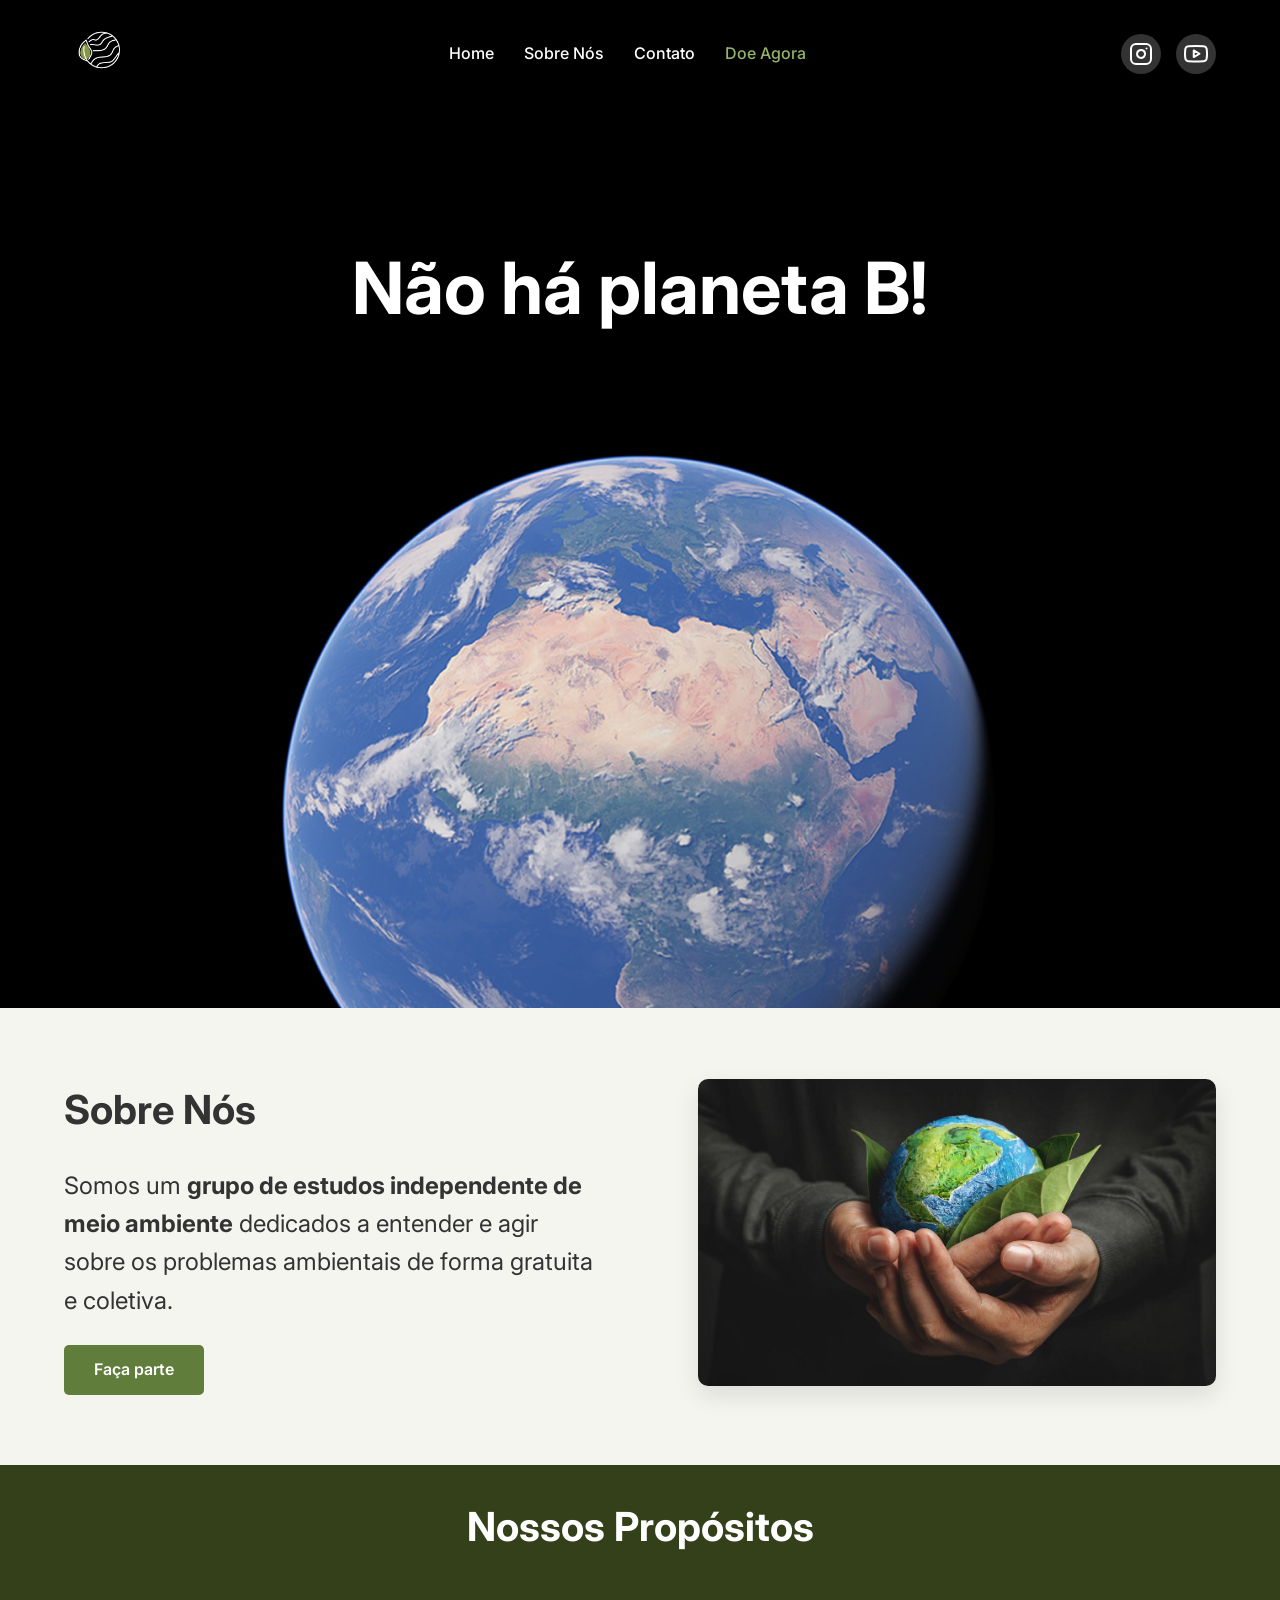
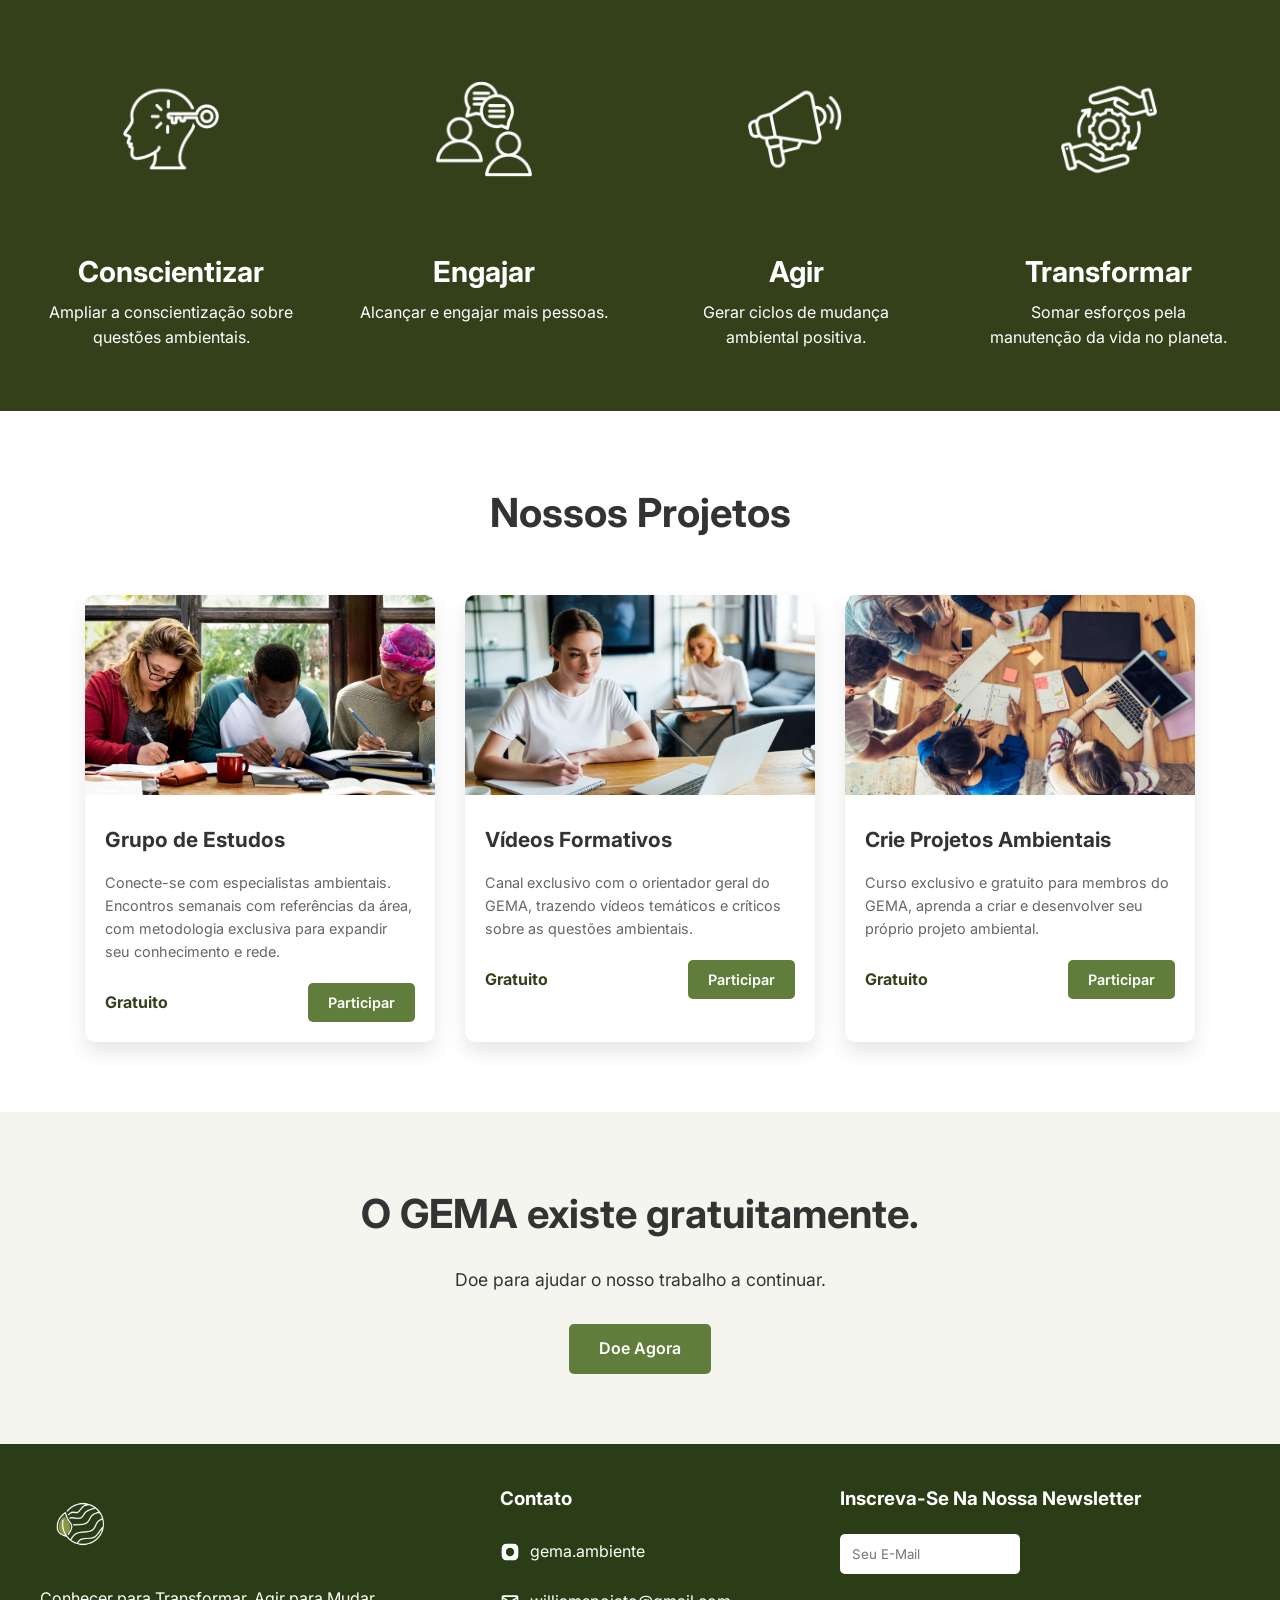
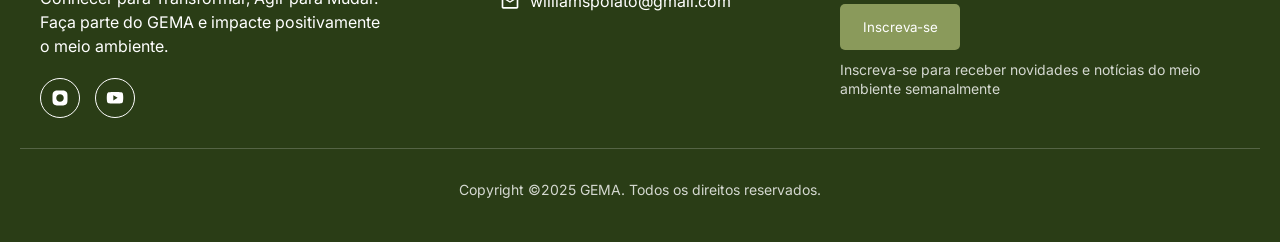
<file: index.html>
<!DOCTYPE html>
<html lang="pt-BR">
<head>
    <meta charset="UTF-8">
    <meta name="viewport" content="width=device-width, initial-scale=1.0">
    <title>GEMA - Grupo de Estudos Independente de Meio Ambiente</title>
    <link rel="stylesheet" href="/style/index.css">
    <style>
    </style>
    <link rel="preconnect" href="https://fonts.googleapis.com">
    <link rel="preconnect" href="https://fonts.gstatic.com" crossorigin>
    <link href="https://fonts.googleapis.com/css2?family=Inter:ital,opsz,wght@0,14..32,100..900;1,14..32,100..900&display=swap" rel="stylesheet">
</head>
<body>
<!-- Header com navegação -->
<header>
    <div class="header-container">
        <a href="#"><img src="/img/GEMA Identidade Visual.png" alt="Logo GEMA" class="logo"></a>
        
        <!-- Botão hamburger para mobile -->
        <div class="menu-toggle" id="mobile-menu">
            <span class="bar"></span>
            <span class="bar"></span>
            <span class="bar"></span>
        </div>

        <div class="nav-container">
            <nav> 
                <ul>
                    <li><a href="#">Home</a></li>
                    <li><a href="#sobre">Sobre Nós</a></li>
                    <li><a href="https://forms.gle/FFQVQRQY5KaW3sYY9" target="_blank">Contato</a></li>
                    <li><a href="https://apoia.se/gema" target="_blank" class="nav-atual">Doe Agora</a></li>
                </ul>
            </nav>
            <div class="social-icons">
                <a href="https://www.instagram.com/gema.ambiente/" target="_blank"><svg xmlns="http://www.w3.org/2000/svg" width="24" height="24" viewBox="0 0 24 24" fill="none" stroke="currentColor" stroke-width="2" stroke-linecap="round" stroke-linejoin="round"><rect x="2" y="2" width="20" height="20" rx="5" ry="5"></rect><path d="M16 11.37A4 4 0 1 1 12.63 8 4 4 0 0 1 16 11.37z"></path><line x1="17.5" y1="6.5" x2="17.51" y2="6.5"></line></svg></a>
                <a href="https://www.youtube.com/@profpoiato" target="_blank"><svg xmlns="http://www.w3.org/2000/svg" width="24" height="24" viewBox="0 0 24 24" fill="none" stroke="currentColor" stroke-width="2" stroke-linecap="round" stroke-linejoin="round"><path d="M22.54 6.42a2.78 2.78 0 0 0-1.94-2C18.88 4 12 4 12 4s-6.88 0-8.6.46a2.78 2.78 0 0 0-1.94 2A29 29 0 0 0 1 11.75a29 29 0 0 0 .46 5.33A2.78 2.78 0 0 0 3.4 19c1.72.46 8.6.46 8.6.46s6.88 0 8.6-.46a2.78 2.78 0 0 0 1.94-2 29 29 0 0 0 .46-5.25 29 29 0 0 0-.46-5.33z"></path><polygon points="9.75 15.02 15.5 11.75 9.75 8.48 9.75 15.02"></polygon></svg></a>
            </div>
        </div>
    </div>
</header>
    <!-- Hero Section -->
    <section class="hero">
      <div class="hero-image-container"> <img src="/img/terra.png" alt="planeta terra" class="hero-image-responsive" />
      </div>
      <h1 class="hero-text-overlay">Não há planeta B!</h1>
    </section>


    <!-- Sobre Nós -->
    <section class="sobre-nos" id="sobre">
        <div class="sobre-texto">
            <h2>Sobre Nós</h2>
            <p>Somos um <strong>grupo de estudos independente de meio ambiente</strong> dedicados a entender e agir sobre os problemas ambientais de forma gratuita e coletiva.</p>
            <a href="https://docs.google.com/forms/d/e/1FAIpQLScbDjapG8_FH_FHzObrIWu5LttiGHwevAnfwoDcg7KFLOU1Xw/viewform?usp=send_form" target="_blank" class="btn">Faça parte</a>
        </div>
        <div class="sobre-imagem">
            <img src="/img/segurandoterra.jpg" alt="Mãos segurando planeta Terra">
        </div>
    </section>

    <!-- Propósitos -->
    <section class="propositos">
        <h2>Nossos Propósitos</h2>
        <div class="propositos-grid">
            <div class="proposito-item">
                <img src="/img/conscientizar.png" alt="Ícone Conscientizar" class="proposito-icone">
                <h3>Conscientizar</h3>
                <p>Ampliar a conscientização sobre questões ambientais.</p>
            </div>
            <div class="proposito-item">
                <img src="/img/engajar.png " alt="Ícone Engajar" class="proposito-icone">
                <h3>Engajar</h3>
                <p>Alcançar e engajar mais pessoas.</p>
            </div>
            <div class="proposito-item">
                <img src="/img/agir.png" alt="Ícone Agir" class="proposito-icone">
                <h3>Agir</h3>
                <p>Gerar ciclos de mudança ambiental positiva.</p>
            </div>
            <div class="proposito-item">
                <img src="/img/transformar.png" alt="Ícone Transformar" class="proposito-icone">
                <h3>Transformar</h3>
                <p>Somar esforços pela manutenção da vida no planeta.</p>
            </div>
        </div>
    </section>

    <!-- Projetos -->
    <section class="projetos" id="projetos">
        <h2>Nossos Projetos</h2>
        <div class="projetos-grid">
            <div class="projeto-card">
                <img src="/img/grupoestudos.jpg" alt="Grupo de Estudos" class="projeto-img">
                <div class="projeto-info">
                    <h3>Grupo de Estudos</h3>
                    <p>Conecte-se com especialistas ambientais. Encontros semanais com referências da área, com metodologia exclusiva para expandir seu conhecimento e rede.</p>
                    <div class="tag-gratuito">
                        <span class="tag">Gratuito</span>
                        <a href="https://forms.gle/MQRoihs8AaJ73HCp7
                        "  target="_blank"class="btn btn-small">Participar</a>
                    </div>
                </div>
            </div>
            <div class="projeto-card">
                <img src="/img/youtubeestudo.jpg" alt= "Vídeos Formativos" class="projeto-img">
                <div class="projeto-info">
                    <h3>Vídeos Formativos</h3>
                    <p>Canal exclusivo com o orientador geral do GEMA, trazendo vídeos temáticos e críticos sobre as questões ambientais.</p>
                    <div class="tag-gratuito">
                        <span class="tag">Gratuito</span>
                        <a href="https://www.youtube.com/@profpoiato" target="_blank"class="btn btn-small">Participar</a>
                    </div>
                </div>
            </div>
            <div class="projeto-card">
                <img src="/img/projeto.jpg" alt="Crie Projetos Ambientais" class="projeto-img">
                <div class="projeto-info">
                    <h3>Crie Projetos Ambientais</h3>
                    <p>Curso exclusivo e gratuito para membros do GEMA, aprenda a criar e desenvolver seu próprio projeto ambiental.</p>
                    <div class="tag-gratuito">
                        <span class="tag">Gratuito</span>
                        <a href="https://classroom.google.com/c/Njg5MjAwMDYyMzc1?cjc=aifkvzw" target="_blank" class="btn btn-small">Participar</a>
                    </div>
                </div>
            </div>
        </div>
    </section>

    <!-- Seçao doe-->
    <section class="doe-ajude">
      <div class="doe-container">
        <h2>O GEMA existe gratuitamente.</h2>
        <p>Doe para ajudar o nosso trabalho a continuar.</p>
        <a href="https://apoia.se/gema" target="_blank" class="btn btn-doe">Doe Agora</a>
      </div>
    </section>

    <footer class="footer">
      <div class="footer-container">
          <!-- Coluna da esquerda -->
          <div class="footer-left">
              <img src ="img/GEMA Identidade Visual.png" class="footer-logo"/>
              <p class="footer-text">Conhecer para Transformar, Agir para Mudar. Faça parte do GEMA e impacte positivamente o meio ambiente.</p>
              <div class="social-icons">
                  <div class="social-icon" >

                      <svg width="18" height="18" viewBox="0 0 24 24" fill="white" >
                        <a href="https://instagram.com/gema.ambiente" target="_blank">
                          <path d="M12 2C14.717 2 15.056 2.01 16.122 2.06C17.187 2.11 17.912 2.277 18.55 2.525C19.21 2.779 19.766 3.123 20.322 3.678C20.8305 4.1779 21.224 4.78259 21.475 5.45C21.722 6.087 21.89 6.813 21.94 7.878C21.987 8.944 22 9.283 22 12C22 14.717 21.99 15.056 21.94 16.122C21.89 17.187 21.722 17.912 21.475 18.55C21.2247 19.2178 20.8311 19.8226 20.322 20.322C19.822 20.8303 19.2173 21.2238 18.55 21.475C17.913 21.722 17.187 21.89 16.122 21.94C15.056 21.987 14.717 22 12 22C9.283 22 8.944 21.99 7.878 21.94C6.813 21.89 6.088 21.722 5.45 21.475C4.78233 21.2245 4.17753 20.8309 3.678 20.322C3.16941 19.8222 2.77593 19.2175 2.525 18.55C2.277 17.913 2.11 17.187 2.06 16.122C2.013 15.056 2 14.717 2 12C2 9.283 2.01 8.944 2.06 7.878C2.11 6.812 2.277 6.088 2.525 5.45C2.77524 4.78218 3.1688 4.17732 3.678 3.678C4.17767 3.16923 4.78243 2.77573 5.45 2.525C6.088 2.277 6.812 2.11 7.878 2.06C8.944 2.013 9.283 2 12 2ZM12 7C10.6739 7 9.40215 7.52678 8.46447 8.46447C7.52678 9.40215 7 10.6739 7 12C7 13.3261 7.52678 14.5979 8.46447 15.5355C9.40215 16.4732 10.6739 17 12 17C13.3261 17 14.5979 16.4732 15.5355 15.5355C16.4732 14.5979 17 13.3261 17 12C17 10.6739 16.4732 9.40215 15.5355 8.46447C14.5979 7.52678 13.3261 7 12 7V7Z"/>
                        </a>
                        </svg>
                  </div>
                  <div class="social-icon">
                      <svg width="18" height="18" viewBox="0 0 24 24" fill="white">
                        <a href="https://www.youtube.com/@profpoiato" target="_blank" class="btn btn-doe">
                          <path d="M22.54 6.42C22.4212 5.94541 22.1793 5.51057 21.8387 5.15941C21.498 4.80824 21.0708 4.55318 20.6 4.42C18.88 4 12 4 12 4C12 4 5.12 4 3.4 4.46C2.92925 4.59318 2.50198 4.84824 2.16135 5.19941C1.82072 5.55057 1.57879 5.98541 1.46 6.46C1.14521 8.20556 0.991235 9.97631 1 11.75C0.988768 13.537 1.14277 15.3213 1.46 17.08C1.59096 17.5398 1.83831 17.9581 2.17814 18.2945C2.51798 18.6308 2.93882 18.8738 3.4 19C5.12 19.46 12 19.46 12 19.46C12 19.46 18.88 19.46 20.6 19C21.0708 18.8668 21.498 18.6118 21.8387 18.2606C22.1793 17.9094 22.4212 17.4746 22.54 17C22.8524 15.2676 23.0063 13.5103 23 11.75C23.0112 9.96295 22.8573 8.1787 22.54 6.42Z M9.75 15.27V8.23L15.5 11.75L9.75 15.27Z"/>
                        </a>
                        </svg>
                  </div>
              </div>
          </div>

          <!-- Coluna do meio -->
          <div class="footer-center">
              <h3>Contato</h3>
              <div class="contact-item">
                  <svg width="20" height="20" viewBox="0 0 24 24" fill="white">
                      <path d="M12 2C14.717 2 15.056 2.01 16.122 2.06C17.187 2.11 17.912 2.277 18.55 2.525C19.21 2.779 19.766 3.123 20.322 3.678C20.8305 4.1779 21.224 4.78259 21.475 5.45C21.722 6.087 21.89 6.813 21.94 7.878C21.987 8.944 22 9.283 22 12C22 14.717 21.99 15.056 21.94 16.122C21.89 17.187 21.722 17.912 21.475 18.55C21.2247 19.2178 20.8311 19.8226 20.322 20.322C19.822 20.8303 19.2173 21.2238 18.55 21.475C17.913 21.722 17.187 21.89 16.122 21.94C15.056 21.987 14.717 22 12 22C9.283 22 8.944 21.99 7.878 21.94C6.813 21.89 6.088 21.722 5.45 21.475C4.78233 21.2245 4.17753 20.8309 3.678 20.322C3.16941 19.8222 2.77593 19.2175 2.525 18.55C2.277 17.913 2.11 17.187 2.06 16.122C2.013 15.056 2 14.717 2 12C2 9.283 2.01 8.944 2.06 7.878C2.11 6.812 2.277 6.088 2.525 5.45C2.77524 4.78218 3.1688 4.17732 3.678 3.678C4.17767 3.16923 4.78243 2.77573 5.45 2.525C6.088 2.277 6.812 2.11 7.878 2.06C8.944 2.013 9.283 2 12 2ZM12 7C10.6739 7 9.40215 7.52678 8.46447 8.46447C7.52678 9.40215 7 10.6739 7 12C7 13.3261 7.52678 14.5979 8.46447 15.5355C9.40215 16.4732 10.6739 17 12 17C13.3261 17 14.5979 16.4732 15.5355 15.5355C16.4732 14.5979 17 13.3261 17 12C17 10.6739 16.4732 9.40215 15.5355 8.46447C14.5979 7.52678 13.3261 7 12 7V7Z"/>
                  </svg>
                  <span>gema.ambiente</span>
              </div>
              <div class="contact-item">
                  <svg width="20" height="20" viewBox="0 0 24 24" fill="white">
                      <path d="M20 4H4C2.89543 4 2 4.89543 2 6V18C2 19.1046 2.89543 20 4 20H20C21.1046 20 22 19.1046 22 18V6C22 4.89543 21.1046 4 20 4ZM20 6L12 11L4 6H20ZM4 18V8L12 13L20 8V18H4Z"/>
                  </svg>
                  <span>williamspoiato@gmail.com</span>
              </div>
          </div>

<!-- Coluna da direita -->
<div class="footer-right">
    <h3 class="newsletter-title">Inscreva-Se Na Nossa Newsletter</h3>
    <form action="https://formspree.io/f/mpwpbrjj" method="POST" class="newsletter-form">
        <input type="email" name="email" placeholder="Seu E-Mail" class="newsletter-input" required>
        <button type="submit" class="newsletter-button">Inscreva-se</button>
    </form>
    <p class="newsletter-description">Inscreva-se para receber novidades e notícias do meio ambiente semanalmente</p>
</div>
</div>

<div class="footer-divider"></div>

<div class="footer-copyright">
    Copyright ©2025 GEMA. Todos os direitos reservados.
</div>
  </footer>


    <script src="newsletter.js"></script>

</body>
</html>
</file>
<file: style/index.css>
* {
    margin: 0;
    padding: 0;
    box-sizing: border-box;
    font-family: 'Inter', sans-serif;
}

body {
    color: #333;
    line-height: 1.6;
}

/* Cores */
:root {
    --verde-escuro: #33401A;
    --verde-medio: #607D3B;
    --verde-claro: #95B46A;
    --bege-claro: #F5F5F0;
    --cinza-escuro: #333;
}

/* Header e navegação */
header {
    background-color: #000;
    padding: 15px 5%;
    display: flex;
    justify-content: space-between;
    align-items: center;
    position: sticky;
    top: 0;
    z-index: 100;
}

.logo {
    height: 70px; /* Aumentado o tamanho do logo */
    width: auto;
}

nav {
    display: flex;
    align-items: center;
}

nav ul {
    display: flex;
    list-style: none;
}

nav ul li {
    margin-left: 30px;
}

nav ul li a {
    color: white;
    text-decoration: none;
    font-weight: 500;
    transition: all 0.3s ease;
}

nav ul li a:hover {
    color: var(--verde-claro);
}

.nav-atual {
    color: var(--verde-claro);
}

.social-icons {
    display: flex;
    gap: 15px;
}

.social-icons a {
    display: flex;
    align-items: center;
    justify-content: center;
    width: 40px;
    height: 40px;
    background-color: #333;
    border-radius: 50%;
    color: white;
}

/* Hero Section */
/* Hero Section */
.hero {
    background-color: #000;
    color: white;
    padding: 0; /* Ajuste o padding conforme necessário */
    text-align: center;
    position: relative; /* Importante para posicionar os filhos absolutamente */
    overflow: hidden;
    height: 100vh; /* Ou a altura desejada para a seção hero */
    display: flex;
    flex-direction: column;
    justify-content: center; /* Centraliza verticalmente o conteúdo (pode ajustar) */
    align-items: center; /* Centraliza horizontalmente o conteúdo (pode ajustar) */
}

.hero-image-container {
    position: absolute; /* Posiciona a imagem dentro do .hero */
    top: 0;
    left: 0;
    width: 100%;
    height: 100%;
    z-index: 1; /* Garante que a imagem esteja atrás do texto (inicialmente) */
}

.hero-image-responsive {
    display: block;
    width: 100%; /* Faz a imagem ocupar toda a largura do contêiner */
    height: 100%; /* Faz a imagem ocupar toda a altura do contêiner */
    object-fit: cover; /* Garante que a imagem cubra o contêiner sem distorcer (corta se necessário) */
}

.hero-text-overlay {
    position: absolute; /* Posiciona o texto sobre a imagem */
    top: 20%;
    left: 50%;
    transform: translate(-50%, -50%); /* Centraliza o texto */
    color: white;
    font-size: 4.5rem;
    font-weight: bold;
    text-align: center;
    z-index: 2; /* Garante que o texto esteja na frente da imagem */
    /* Adicione outros estilos de texto conforme necessário */
}

  
  

/* Sobre Nós */
.sobre-nos {
    padding: 70px 5%;
    background-color: var(--bege-claro);
    display: flex;
    justify-content: space-between;
    align-items: center;
}

.sobre-texto {
    width: 50%;
    padding-right: 40px;
}

.sobre-texto h2 {
    font-size: 2.5rem;
    margin-bottom: 25px;
    color: var(--cinza-escuro);
}

.sobre-texto p {
    margin-bottom: 25px;
    font-size: 1.5rem;
}

.sobre-imagem {
    width: 45%;
}

.sobre-imagem img {
    width: 100%;
    border-radius: 10px;
    box-shadow: 0 10px 25px rgba(0, 0, 0, 0.1);
}

.btn {
    display: inline-block;
    background-color: var(--verde-medio);
    color: white;
    padding: 12px 30px;
    border-radius: 5px;
    text-decoration: none;
    font-weight: 600;
    transition: all 0.3s ease;
}

.btn:hover {
    background-color: var(--verde-escuro);
    transform: translateY(-3px);
}

/* Propósitos */
.propositos {
    padding: 30px;
    background-color: var(--verde-escuro);
    color: white;
    text-align: center;
}

.propositos h2 {
    font-size: 2.5rem;
    margin-bottom: 50px;
}

.propositos-grid {
    display: flex;
    justify-content: space-around;
    flex-wrap: wrap;
    gap: 30px;
}

.proposito-item {
    flex: 1 1 200px;
    max-width: 250px;
    margin-bottom: 30px;
}

.proposito-icone {
    width: 80px;
    height: 80px;
    margin: 0 auto 5px;
}

.proposito-item h3 {
    margin-bottom: 5px;
    font-size: 1.8rem;
}

.proposito-item p {
    font-size: 1rem;
}

/* Projetos */
.projetos {
    padding: 70px 5%;
    text-align: center;
}

.projetos h2 {
    font-size: 2.5rem;
    margin-bottom: 50px;
    color: var(--cinza-escuro);
}

.projetos-grid {
    display: flex;
    justify-content: center;
    flex-wrap: wrap;
    gap: 30px;
}

.projeto-card {
    flex: 1 1 300px;
    max-width: 350px;
    border-radius: 10px;
    overflow: hidden;
    box-shadow: 0 10px 20px rgba(0, 0, 0, 0.1);
    transition: transform 0.3s ease;
}

.projeto-card:hover {
    transform: translateY(-10px);
}

.projeto-img {
    height: 200px;
    width: 100%;
    object-fit: cover;
}

.projeto-info {
    padding: 20px;
    text-align: left;
}

.projeto-info h3 {
    margin-bottom: 15px;
    font-size: 1.3rem;
    color: var(--cinza-escuro);
}

.projeto-info p {
    margin-bottom: 20px;
    font-size: 0.9rem;
    color: #666;
}

.tag-gratuito {
    display: flex;
    justify-content: space-between;
    align-items: center;
}

.tag {
    font-weight: bold;
    color: var(--verde-escuro);
}

.btn-small {
    padding: 8px 20px;
    font-size: 0.9rem;
}

/* Newsletter */
.newsletter {
    background-color: var(--verde-escuro);
    color: white;
    padding: 50px 5%;
    display: flex;
    justify-content: space-between;
    align-items: center;
}

.newsletter-info {
    width: 45%;
}

.newsletter-info h3 {
    font-size: 1.5rem;
    margin-bottom: 20px;
}

.newsletter-form {
    width: 45%;
    display: flex;
    flex-direction: column;
}

.newsletter-form input {
    padding: 12px;
    border: none;
    border-radius: 5px;
    margin-bottom: 15px;
}

.btn-newsletter {
    align-self: flex-start;
    background-color: var(--verde-claro);
}

.btn-newsletter:hover {
    background-color: var(--verde-medio);
}

    .footer {
        background-color: #2A3D16;
        color: white;
        padding: 40px 20px;
    }

    .footer-container {
        max-width: 1200px;
        margin: 0 auto;
        display: flex;
        justify-content: space-between;
        flex-wrap: wrap;
        gap: 20px;
    }

    .footer-left {
        max-width: 350px;
    }

    .footer-logo {
        width: 80px;
        margin-bottom: 15px;
    }

    .footer-text {
        margin-bottom: 20px;
        line-height: 1.5;
    }

    .social-icons {
        display: flex;
        gap: 15px;
    }

    .social-icon {
        background-color: transparent;
        border: 1px solid white;
        border-radius: 50%;
        width: 40px;
        height: 40px;
        display: flex;
        align-items: center;
        justify-content: center;
        cursor: pointer;
    }

    .footer-center {
        display: flex;
        flex-direction: column;
        gap: 15px;
    }

    .footer-center h3 {
        margin-bottom: 10px;
    }

    .contact-item {
        display: flex;
        align-items: center;
        gap: 10px;
        margin-bottom: 10px;
    }

    .footer-right {
        max-width: 400px;
    }

    .newsletter-title {
        margin-bottom: 20px;
    }

    .newsletter-form {
        display: flex;
        flex-direction: column;
        gap: 15px;
    }

    .newsletter-input {
        padding: 15px;
        border-radius: 5px;
        border: none;
    }

    .newsletter-button {
        background-color: #8A9A5B;
        color: white;
        padding: 15px;
        border: none;
        border-radius: 5px;
        cursor: pointer;
        width: fit-content;
        min-width: 120px;
    }

    .newsletter-description {
        font-size: 14px;
        opacity: 0.8;
        margin-top: 10px;
        line-height: 1.4;
    }

    .footer-divider {
        width: 100%;
        height: 1px;
        background-color: rgba(255, 255, 255, 0.2);
        margin: 30px 0;
    }

    .footer-copyright {
        text-align: center;
        font-size: 14px;
        opacity: 0.8;
    }

    @media (max-width: 768px) {
        .footer-container {
            flex-direction: column;
            gap: 40px;
        }
    }

/* Responsividade */
@media (max-width: 992px) {
    .hero h1 {
        font-size: 3.5rem;
    }
    
    .sobre-nos, .newsletter {
        flex-direction: column;
    }

    .sobre-texto, .sobre-imagem, .newsletter-info, .newsletter-form {
        width: 100%;
    }

    .sobre-texto {
        padding-right: 0;
        margin-bottom: 40px;
    }

    .newsletter-info {
        margin-bottom: 30px;
    }

    .footer-content {
        flex-wrap: wrap;
    }

    .footer-logo-section, .footer-links, .footer-contact {
        width: 100%;
        margin-bottom: 30px;
    }
}

@media (max-width: 768px) {
    header {
        flex-direction: column;
    }

    nav ul {
        margin-top: 20px;
    }

    nav ul li {
        margin: 0 10px;
    }

    .hero h1 {
        font-size: 2.5rem;
    }

    .hero-image {
        width: 100%;
    }

    .btn-newsletter {
        align-self: center;
    }
}

/* Logo do Header */
.logo {
    width: 110px; /* ajuste o tamanho conforme quiser */
    height: auto;
}

/* Imagem do planeta Terra */
.hero-image {
    display: block;
    margin: 0 auto;
    width: 1000px; /* aumenta o tamanho da imagem */
    max-width: 100%;
}

/* Ícones da seção Propósitos */
.proposito-icone {
    width: 240px; /* aumenta os ícones */
    height: auto;
    display: block;
    margin: 0 auto 0px auto;

}



/* Seção de Doação e Ajuda */
.doe-ajude {
    padding: 70px 5%; /* Usando o mesmo padding das outras seções */
    background-color: var(--bege-claro); /* Usando uma cor de fundo clara */
    text-align: center; /* Centralizando o texto */
}

.doe-container {
    max-width: 800px; /* Largura máxima para o conteúdo */
    margin: 0 auto; /* Centralizando o container */
}

.doe-ajude h2 {
    font-size: 2.5rem; /* Usando o mesmo tamanho de título das outras seções */
    margin-bottom: 20px;
    color: var(--cinza-escuro);
}

.doe-ajude p {
    font-size: 1.1rem; /* Usando o mesmo tamanho de parágrafo */
    margin-bottom: 30px;
    color: var(--cinza-escuro); /* Ou outra cor se preferir */
}

.btn-doe {
    display: inline-block;
    background-color: var(--verde-medio); /* Usando a cor do botão principal */
    color: white;
    padding: 12px 30px;
    border-radius: 5px;
    text-decoration: none;
    font-weight: 600;
    transition: all 0.3s ease;
}

.btn-doe:hover {
    background-color: var(--verde-escuro); /* Usando a cor de hover do botão principal */
    transform: translateY(-3px);
}

/* Header e navegação */
header {
    background-color: #000;
    padding: 15px 5%;
    position: sticky;
    top: 0;
    z-index: 100;
}

.header-container {
    display: flex;
    justify-content: space-between;
    align-items: center;
    width: 100%;
}

.logo {
    height: 70px;
    width: auto;
}

.nav-container {
    display: flex;
    align-items: center;
    flex-grow: 1;  /* Faz o nav-container ocupar todo o espaço disponível */
    /* justify-content: space-between;  Centraliza o conteúdo do nav-container */
}

nav {
    display: flex;
    align-items: center;
    flex-grow: 1;
    justify-content: center; /* Move a centralização para aqui */
}
nav ul {
    display: flex;
    list-style: none;
    justify-content: center; /* Centraliza links dentro do nav */
    width: 100%; /* Garante que o ul ocupa toda a largura disponível */
}

nav ul li {
    margin: 0 15px; /* Alterado para margem igual em ambos os lados */
}

nav ul li a {
    color: white;
    text-decoration: none;
    font-weight: 500;
    transition: all 0.3s ease;
}

nav ul li a:hover {
    color: var(--verde-claro);
}

.nav-atual {
    color: var(--verde-claro);
}

.social-icons {
    display: flex;
    gap: 15px;
    margin-left: auto;
}

.social-icons a {
    display: flex;
    align-items: center;
    justify-content: center;
    width: 40px;
    height: 40px;
    background-color: #333;
    border-radius: 50%;
    color: white;
}

/* Menu Hamburger */
.menu-toggle {
    display: none;
    cursor: pointer;
    padding: 10px;
    z-index: 1000;
}

.menu-toggle .bar {
    width: 25px;
    height: 3px;
    background-color: white;
    margin: 5px auto;
    transition: all 0.3s ease-in-out;
    display: block;
}

/* Media Queries para Responsividade */
@media (max-width: 992px) {
    .menu-toggle {
        display: block;
        order: 1;
    }
    
    .nav-container {
        position: fixed;
        top: 0;
        right: -100%;
        width: 80%;
        height: 100vh;
        background-color: #000;
        flex-direction: column;
        justify-content: center;
        transition: all 0.3s ease-in-out;
        box-shadow: -5px 0 15px rgba(0, 0, 0, 0.2);
    }
    
    .nav-container.active {
        right: 0;
    }
    
    nav ul {
        flex-direction: column;
        align-items: center;
    }
    
    nav ul li {
        margin: 15px 0;
    }
    
    nav ul li a {
        font-size: 1.2rem;
    }
    
    .social-icons {
        margin-top: 30px;
        margin-left: 0;
    }
    
    /* Transformação do hamburger para X quando ativo */
    .menu-toggle.active .bar:nth-child(1) {
        transform: translateY(8px) rotate(45deg);
    }
    
    .menu-toggle.active .bar:nth-child(2) {
        opacity: 0;
    }
    
    .menu-toggle.active .bar:nth-child(3) {
        transform: translateY(-8px) rotate(-45deg);
    }
}

@media (max-width: 576px) {
    .nav-container {
        width: 100%;
    }
}
</file>
